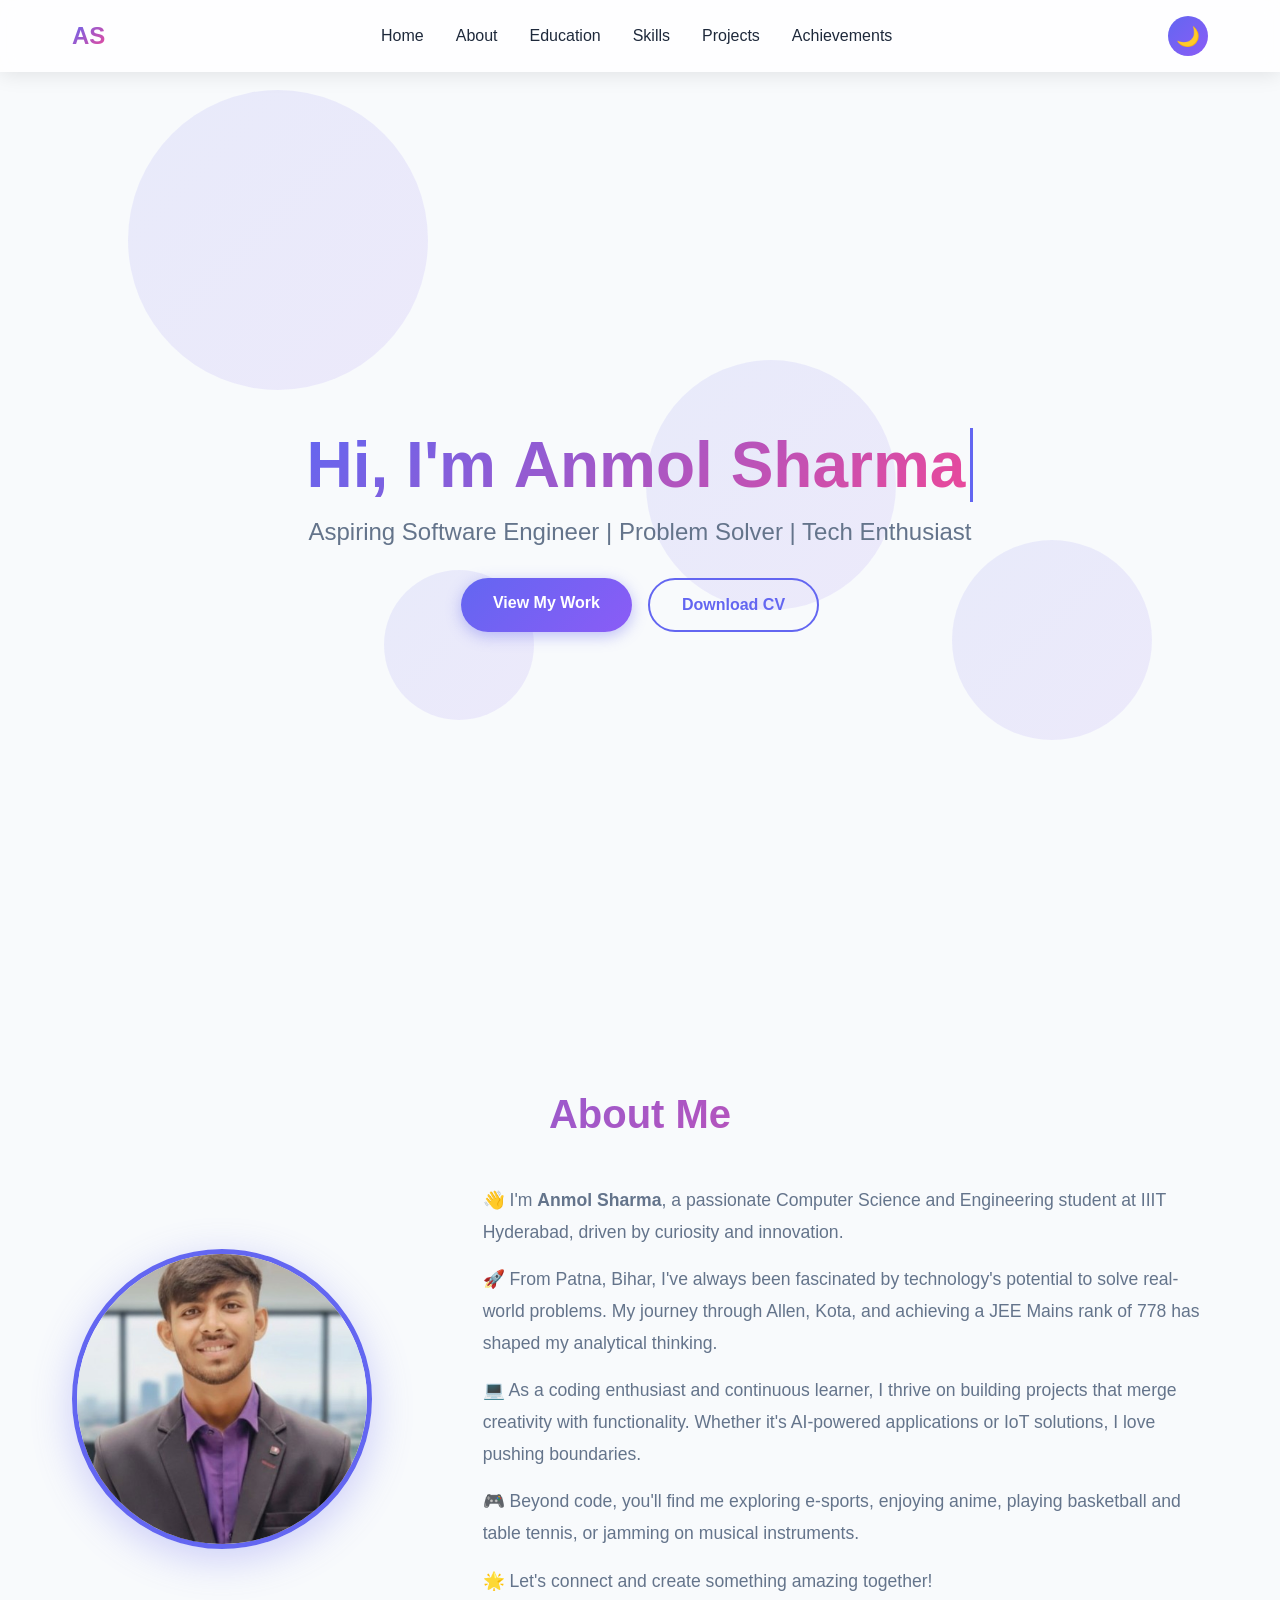
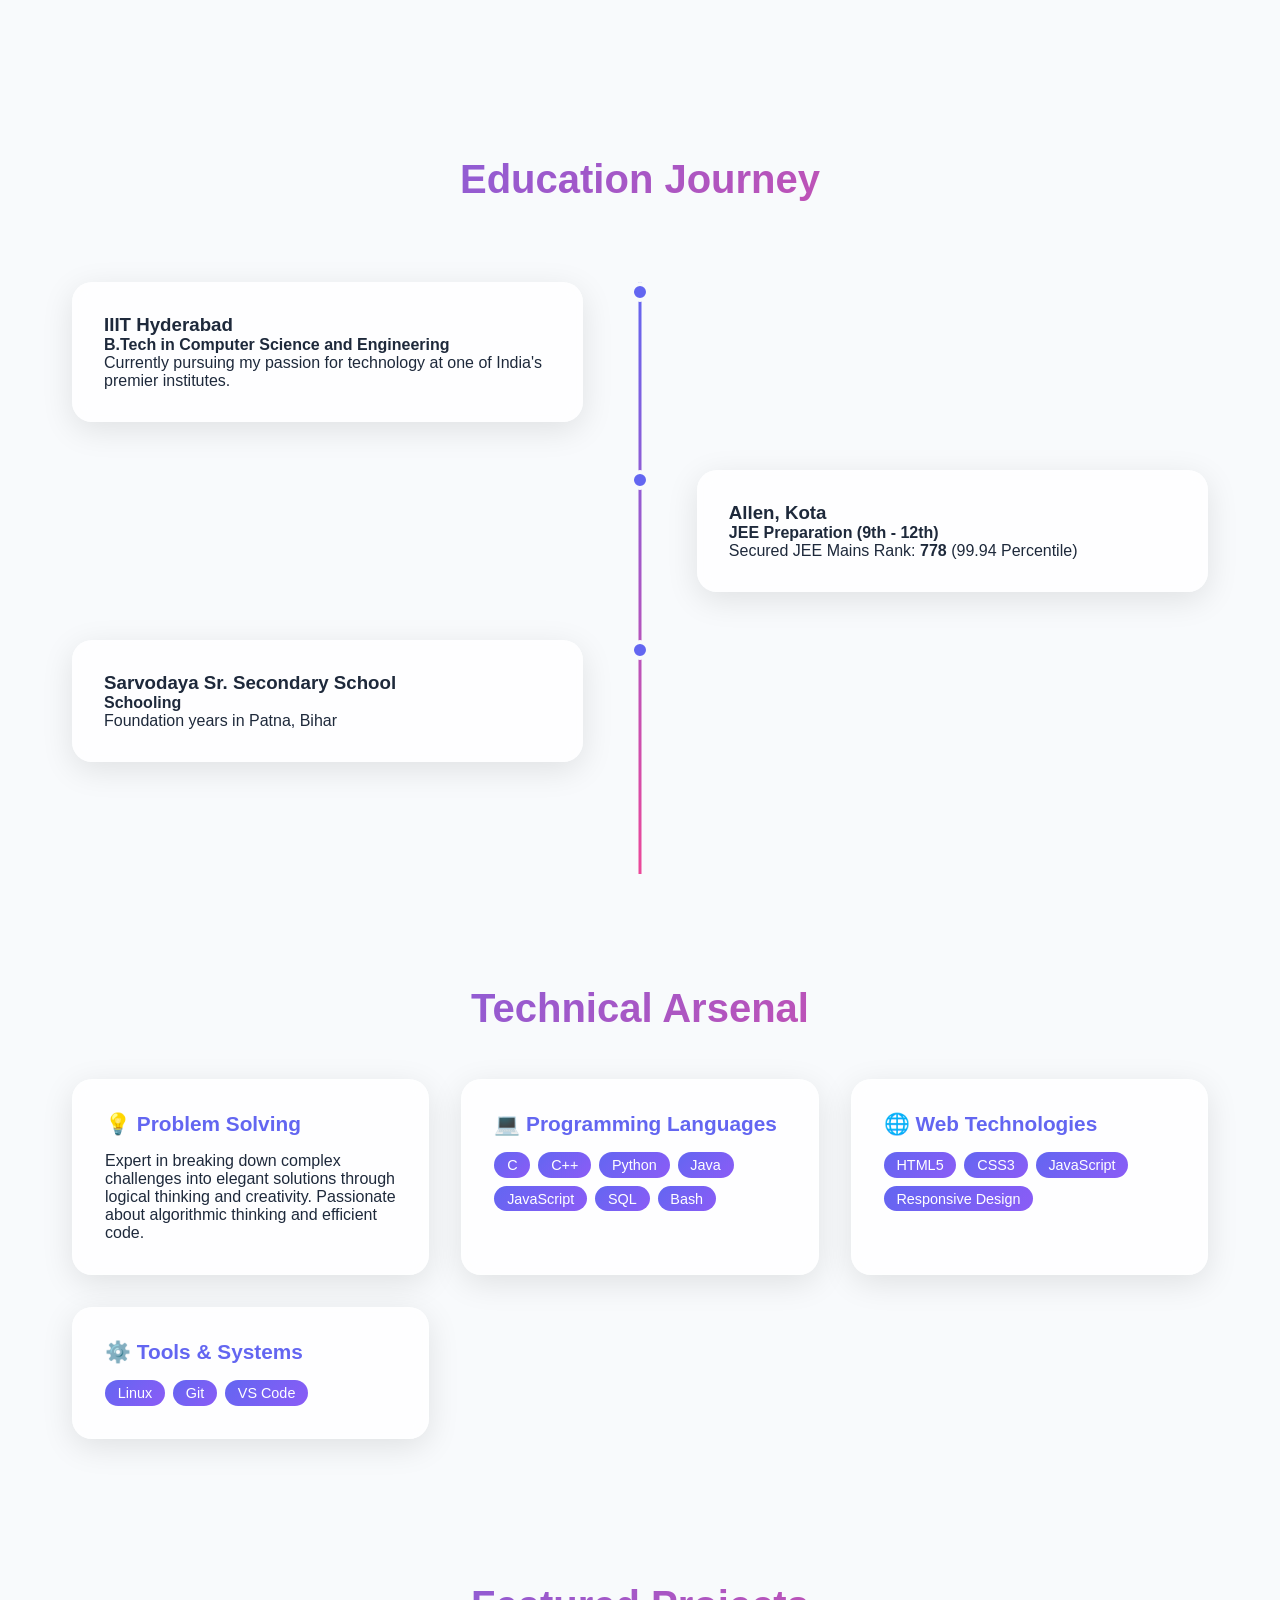
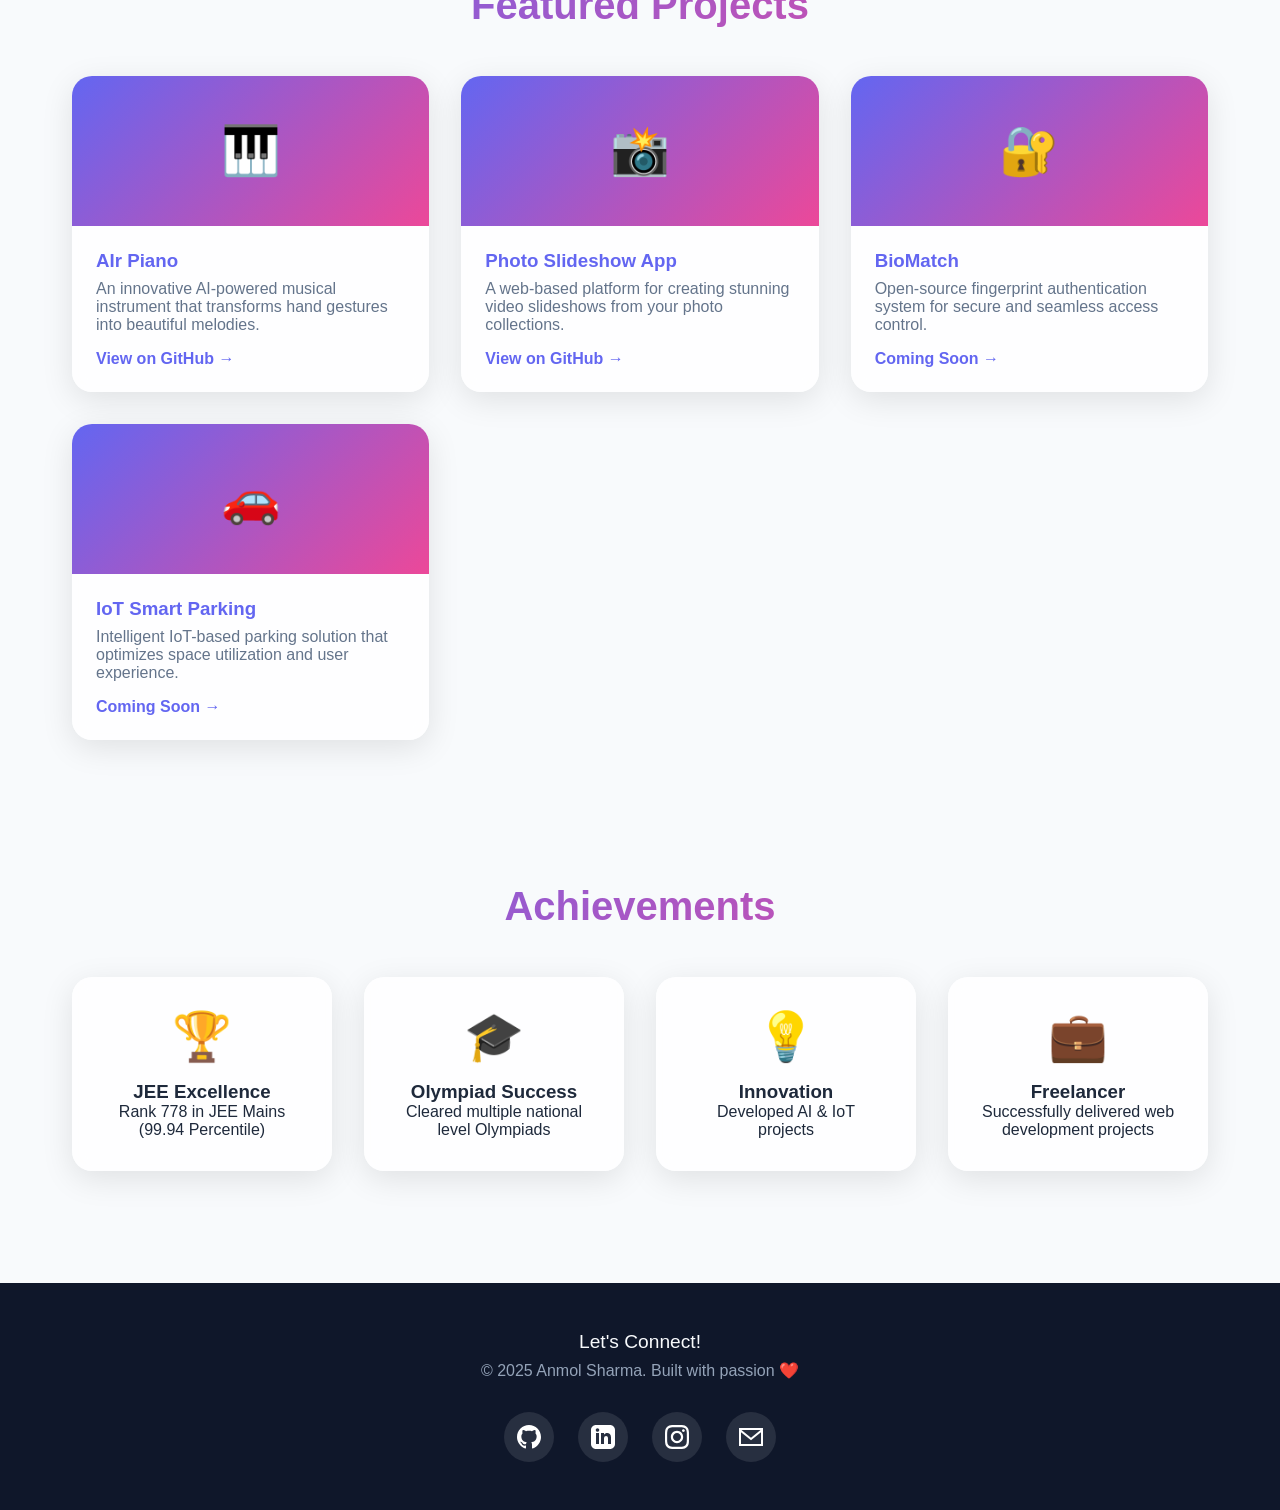
<file: index.html>
<!DOCTYPE html>
<html lang="en">
<head>
    <meta charset="UTF-8">
    <meta name="viewport" content="width=device-width, initial-scale=1.0">
    <title>Anmol Sharma | Software Engineer</title>
    <link rel="stylesheet" href="style.css">
</head>
<body>
    <!-- Animated Background -->
    <div class="bg-animation">
        <div class="circle"></div>
        <div class="circle"></div>
        <div class="circle"></div>
        <div class="circle"></div>
    </div>

    <!-- Navigation -->
    <nav>
        <div class="container">
            <div class="logo">AS</div>
            <ul class="nav-links" id="navLinks">
                <li><a href="#home">Home</a></li>
                <li><a href="#about">About</a></li>
                <li><a href="#education">Education</a></li>
                <li><a href="#skills">Skills</a></li>
                <li><a href="#projects">Projects</a></li>
                <li><a href="#achievements">Achievements</a></li>
            </ul>
            <button class="theme-toggle" onclick="toggleTheme()">🌙</button>
            <div class="hamburger" onclick="toggleMenu()">
                <span></span>
                <span></span>
                <span></span>
            </div>
        </div>
    </nav>

    <!-- Hero Section -->
    <section class="hero" id="home">
        <div class="hero-content">
            <h1>Hi, I'm <span class="typewriter"></span></h1>
            <p class="subtitle">Aspiring Software Engineer | Problem Solver | Tech Enthusiast</p>
            <div class="cta-buttons">
                <a href="#projects" class="btn btn-primary">View My Work</a>
                <a href="AnmolResume.pdf" download class="btn btn-secondary">Download CV</a>
            </div>
        </div>
    </section>

    <!-- About Section -->
    <section id="about">
        <h2>About Me</h2>
        <div class="about-container">
            <img src="anmol.jpg" alt="Anmol Sharma" class="profile-img" onerror="this.src='https://via.placeholder.com/300x300/6366f1/ffffff?text=AS'">
            <div class="about-text">
                <p>👋 I'm <strong>Anmol Sharma</strong>, a passionate Computer Science and Engineering student at IIIT Hyderabad, driven by curiosity and innovation.</p>
                <p>🚀 From Patna, Bihar, I've always been fascinated by technology's potential to solve real-world problems. My journey through Allen, Kota, and achieving a JEE Mains rank of 778 has shaped my analytical thinking.</p>
                <p>💻 As a coding enthusiast and continuous learner, I thrive on building projects that merge creativity with functionality. Whether it's AI-powered applications or IoT solutions, I love pushing boundaries.</p>
                <p>🎮 Beyond code, you'll find me exploring e-sports, enjoying anime, playing basketball and table tennis, or jamming on musical instruments.</p>
                <p>🌟 Let's connect and create something amazing together!</p>
            </div>
        </div>
    </section>

    <!-- Education Section -->
    <section id="education">
        <h2>Education Journey</h2>
        <div class="timeline">
            <div class="timeline-item">
                <div class="timeline-content">
                    <h3>IIIT Hyderabad</h3>
                    <p><strong>B.Tech in Computer Science and Engineering</strong></p>
                    <p>Currently pursuing my passion for technology at one of India's premier institutes.</p>
                </div>
                <div class="timeline-dot"></div>
            </div>
            <div class="timeline-item">
                <div class="timeline-content">
                    <h3>Allen, Kota</h3>
                    <p><strong>JEE Preparation (9th - 12th)</strong></p>
                    <p>Secured JEE Mains Rank: <strong>778</strong> (99.94 Percentile)</p>
                </div>
                <div class="timeline-dot"></div>
            </div>
            <div class="timeline-item">
                <div class="timeline-content">
                    <h3>Sarvodaya Sr. Secondary School</h3>
                    <p><strong>Schooling</strong></p>
                    <p>Foundation years in Patna, Bihar</p>
                </div>
                <div class="timeline-dot"></div>
            </div>
        </div>
    </section>

    <!-- Skills Section -->
    <section id="skills">
        <h2>Technical Arsenal</h2>
        <div class="skills-grid">
            <div class="skill-card">
                <h3>💡 Problem Solving</h3>
                <p>Expert in breaking down complex challenges into elegant solutions through logical thinking and creativity. Passionate about algorithmic thinking and efficient code.</p>
            </div>
            <div class="skill-card">
                <h3>💻 Programming Languages</h3>
                <div class="skill-tags">
                    <span class="tag">C</span>
                    <span class="tag">C++</span>
                    <span class="tag">Python</span>
                    <span class="tag">Java</span>
                    <span class="tag">JavaScript</span>
                    <span class="tag">SQL</span>
                    <span class="tag">Bash</span>
                </div>
            </div>
            <div class="skill-card">
                <h3>🌐 Web Technologies</h3>
                <div class="skill-tags">
                    <span class="tag">HTML5</span>
                    <span class="tag">CSS3</span>
                    <span class="tag">JavaScript</span>
                    <span class="tag">Responsive Design</span>
                </div>
            </div>
            <div class="skill-card">
                <h3>⚙️ Tools & Systems</h3>
                <div class="skill-tags">
                    <span class="tag">Linux</span>
                    <span class="tag">Git</span>
                    <span class="tag">VS Code</span>
                </div>
            </div>
        </div>
    </section>

    <!-- Projects Section -->
    <section id="projects">
        <h2>Featured Projects</h2>
        <div class="projects-grid">
            <div class="project-card" onclick="window.open('https://github.com/cyclomati/AIr-Piano-Interactive-AI-Powered-Musical-Instrument.git', '_blank')">
                <div class="project-header">🎹</div>
                <div class="project-content">
                    <h3>AIr Piano</h3>
                    <p>An innovative AI-powered musical instrument that transforms hand gestures into beautiful melodies.</p>
                    <a href="https://github.com/cyclomati/AIr-Piano-Interactive-AI-Powered-Musical-Instrument.git" class="project-link" target="_blank">View on GitHub →</a>
                </div>
            </div>
            <div class="project-card" onclick="window.open('https://github.com/cyclomati/Photo-slideshow-App-Web-Based-Video-Creation-Platform-.git', '_blank')">
                <div class="project-header">📸</div>
                <div class="project-content">
                    <h3>Photo Slideshow App</h3>
                    <p>A web-based platform for creating stunning video slideshows from your photo collections.</p>
                    <a href="https://github.com/cyclomati/Photo-slideshow-App-Web-Based-Video-Creation-Platform-.git" class="project-link" target="_blank">View on GitHub →</a>
                </div>
            </div>
            <div class="project-card">
                <div class="project-header">🔐</div>
                <div class="project-content">
                    <h3>BioMatch</h3>
                    <p>Open-source fingerprint authentication system for secure and seamless access control.</p>
                    <span class="project-link">Coming Soon →</span>
                </div>
            </div>
            <div class="project-card">
                <div class="project-header">🚗</div>
                <div class="project-content">
                    <h3>IoT Smart Parking</h3>
                    <p>Intelligent IoT-based parking solution that optimizes space utilization and user experience.</p>
                    <span class="project-link">Coming Soon →</span>
                </div>
            </div>
        </div>
    </section>

    <!-- Achievements Section -->
    <section id="achievements">
        <h2>Achievements</h2>
        <div class="achievements-list">
            <div class="achievement-item">
                <div class="achievement-icon">🏆</div>
                <h3>JEE Excellence</h3>
                <p>Rank 778 in JEE Mains (99.94 Percentile)</p>
            </div>
            <div class="achievement-item">
                <div class="achievement-icon">🎓</div>
                <h3>Olympiad Success</h3>
                <p>Cleared multiple national level Olympiads</p>
            </div>
            <div class="achievement-item">
                <div class="achievement-icon">💡</div>
                <h3>Innovation</h3>
                <p>Developed AI & IoT projects</p>
            </div>
            <div class="achievement-item">
                <div class="achievement-icon">💼</div>
                <h3>Freelancer</h3>
                <p>Successfully delivered web development projects</p>
            </div>
        </div>
    </section>

    <!-- Footer -->
    <footer>
        <p style="font-size: 1.2rem; margin-bottom: 0.5rem;">Let's Connect!</p>
        <p style="color: #94a3b8;">© 2025 Anmol Sharma. Built with passion ❤️</p>
        <div class="social-links">
            <a href="https://github.com/cyclomati" target="_blank" title="GitHub">
                <svg width="24" height="24" fill="currentColor" viewBox="0 0 24 24"><path d="M12 0c-6.626 0-12 5.373-12 12 0 5.302 3.438 9.8 8.207 11.387.599.111.793-.261.793-.577v-2.234c-3.338.726-4.033-1.416-4.033-1.416-.546-1.387-1.333-1.756-1.333-1.756-1.089-.745.083-.729.083-.729 1.205.084 1.839 1.237 1.839 1.237 1.07 1.834 2.807 1.304 3.492.997.107-.775.418-1.305.762-1.604-2.665-.305-5.467-1.334-5.467-5.931 0-1.311.469-2.381 1.236-3.221-.124-.303-.535-1.524.117-3.176 0 0 1.008-.322 3.301 1.23.957-.266 1.983-.399 3.003-.404 1.02.005 2.047.138 3.006.404 2.291-1.552 3.297-1.23 3.297-1.23.653 1.653.242 2.874.118 3.176.77.84 1.235 1.911 1.235 3.221 0 4.609-2.807 5.624-5.479 5.921.43.372.823 1.102.823 2.222v3.293c0 .319.192.694.801.576 4.765-1.589 8.199-6.086 8.199-11.386 0-6.627-5.373-12-12-12z"/></svg>
            </a>
            <a href="https://www.linkedin.com/in/anmol-sharma-aab67a315/" target="_blank" title="LinkedIn">
                <svg width="24" height="24" fill="currentColor" viewBox="0 0 24 24"><path d="M19 0h-14c-2.761 0-5 2.239-5 5v14c0 2.761 2.239 5 5 5h14c2.762 0 5-2.239 5-5v-14c0-2.761-2.238-5-5-5zm-11 19h-3v-11h3v11zm-1.5-12.268c-.966 0-1.75-.79-1.75-1.764s.784-1.764 1.75-1.764 1.75.79 1.75 1.764-.783 1.764-1.75 1.764zm13.5 12.268h-3v-5.604c0-3.368-4-3.113-4 0v5.604h-3v-11h3v1.765c1.396-2.586 7-2.777 7 2.476v6.759z"/></svg>
            </a>
            <a href="https://www.instagram.com/anmol_sharma_006900" target="_blank" title="Instagram">
                <svg width="24" height="24" fill="currentColor" viewBox="0 0 24 24"><path d="M12 2.163c3.204 0 3.584.012 4.85.07 3.252.148 4.771 1.691 4.919 4.919.058 1.265.069 1.645.069 4.849 0 3.205-.012 3.584-.069 4.849-.149 3.225-1.664 4.771-4.919 4.919-1.266.058-1.644.07-4.85.07-3.204 0-3.584-.012-4.849-.07-3.26-.149-4.771-1.699-4.919-4.92-.058-1.265-.07-1.644-.07-4.849 0-3.204.013-3.583.07-4.849.149-3.227 1.664-4.771 4.919-4.919 1.266-.057 1.645-.069 4.849-.069zm0-2.163c-3.259 0-3.667.014-4.947.072-4.358.2-6.78 2.618-6.98 6.98-.059 1.281-.073 1.689-.073 4.948 0 3.259.014 3.668.072 4.948.2 4.358 2.618 6.78 6.98 6.98 1.281.058 1.689.072 4.948.072 3.259 0 3.668-.014 4.948-.072 4.354-.2 6.782-2.618 6.979-6.98.059-1.28.073-1.689.073-4.948 0-3.259-.014-3.667-.072-4.947-.196-4.354-2.617-6.78-6.979-6.98-1.281-.059-1.69-.073-4.949-.073zm0 5.838c-3.403 0-6.162 2.759-6.162 6.162s2.759 6.163 6.162 6.163 6.162-2.759 6.162-6.163c0-3.403-2.759-6.162-6.162-6.162zm0 10.162c-2.209 0-4-1.79-4-4 0-2.209 1.791-4 4-4s4 1.791 4 4c0 2.21-1.791 4-4 4zm6.406-11.845c-.796 0-1.441.645-1.441 1.44s.645 1.44 1.441 1.44c.795 0 1.439-.645 1.439-1.44s-.644-1.44-1.439-1.44z"/></svg>
            </a>
            <a href="mailto:anmolsharma006900@gmail.com" title="Email">
                <svg width="24" height="24" fill="currentColor" viewBox="0 0 24 24"><path d="M0 3v18h24v-18h-24zm21.518 2l-9.518 7.713-9.518-7.713h19.036zm-19.518 14v-11.817l10 8.104 10-8.104v11.817h-20z"/></svg>
            </a>
        </div>
    </footer>

    <script src="script.js"></script>
</body>
</html>
</file>
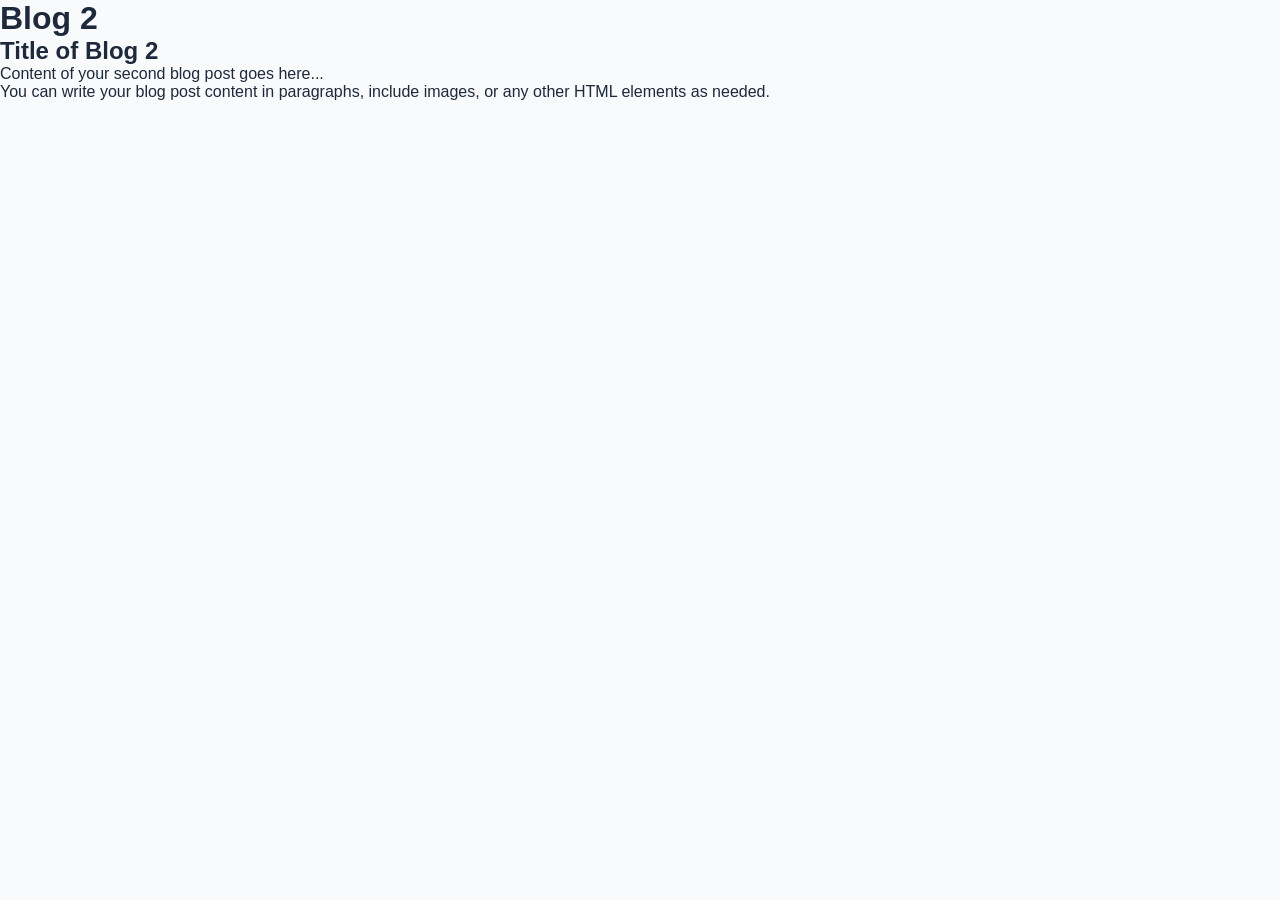
<file: blog2.html>
<!DOCTYPE html>
<html lang="en">
<head>
    <meta charset="UTF-8">
    <meta name="viewport" content="width=device-width, initial-scale=1.0">
    <title>Blog 2</title>
    <link rel="stylesheet" href="style.css"> <!-- Link to your CSS file -->
</head>
<body>

<header>
    <h1>Blog 2</h1>
</header>

<div class="container">
    <div class="blog-post">
        <h2>Title of Blog 2</h2>
        <p>Content of your second blog post goes here...</p>
        <p>You can write your blog post content in paragraphs, include images, or any other HTML elements as needed.</p>
    </div>
</div>

<script src="script.js"></script> <!-- Link to your JavaScript file -->
</body>
</html>
</file>
<file: style.css>
* {
    margin: 0;
    padding: 0;
    box-sizing: border-box;
}

:root {
    --primary: #6366f1;
    --secondary: #8b5cf6;
    --accent: #ec4899;
    --dark: #0f172a;
    --light: #f8fafc;
    --text: #1e293b;
    --text-light: #64748b;
}

body {
    font-family: 'Segoe UI', Tahoma, Geneva, Verdana, sans-serif;
    background: var(--light);
    color: var(--text);
    overflow-x: hidden;
    transition: all 0.3s ease;
}

body.dark-mode {
    --light: #0f172a;
    --dark: #f8fafc;
    --text: #f1f5f9;
    --text-light: #cbd5e1;
    background: #0a0f1e;
}

/* Animated Background */
.bg-animation {
    position: fixed;
    width: 100%;
    height: 100%;
    top: 0;
    left: 0;
    z-index: -1;
    overflow: hidden;
}

.circle {
    position: absolute;
    border-radius: 50%;
    background: linear-gradient(135deg, var(--primary), var(--secondary));
    opacity: 0.1;
    animation: float 20s infinite ease-in-out;
}

.circle:nth-child(1) { 
    width: 300px; 
    height: 300px; 
    top: 10%; 
    left: 10%; 
    animation-delay: 0s; 
}

.circle:nth-child(2) { 
    width: 200px; 
    height: 200px; 
    top: 60%; 
    right: 10%; 
    animation-delay: 2s; 
}

.circle:nth-child(3) { 
    width: 150px; 
    height: 150px; 
    bottom: 20%; 
    left: 30%; 
    animation-delay: 4s; 
}

.circle:nth-child(4) { 
    width: 250px; 
    height: 250px; 
    top: 40%; 
    right: 30%; 
    animation-delay: 6s; 
}

@keyframes float {
    0%, 100% { transform: translate(0, 0) scale(1); }
    25% { transform: translate(30px, -30px) scale(1.1); }
    50% { transform: translate(-20px, 20px) scale(0.9); }
    75% { transform: translate(20px, 30px) scale(1.05); }
}

/* Navigation */
nav {
    position: fixed;
    top: 0;
    width: 100%;
    background: rgba(255, 255, 255, 0.8);
    backdrop-filter: blur(10px);
    padding: 1rem 0;
    z-index: 1000;
    box-shadow: 0 2px 20px rgba(0,0,0,0.1);
}

body.dark-mode nav {
    background: rgba(15, 23, 42, 0.8);
}

nav .container {
    max-width: 1200px;
    margin: 0 auto;
    padding: 0 2rem;
    display: flex;
    justify-content: space-between;
    align-items: center;
}

.logo {
    font-size: 1.5rem;
    font-weight: bold;
    background: linear-gradient(135deg, var(--primary), var(--accent));
    -webkit-background-clip: text;
    -webkit-text-fill-color: transparent;
    background-clip: text;
}

.nav-links {
    display: flex;
    gap: 2rem;
    list-style: none;
}

.nav-links a {
    text-decoration: none;
    color: var(--text);
    font-weight: 500;
    transition: all 0.3s;
    position: relative;
}

.nav-links a::after {
    content: '';
    position: absolute;
    bottom: -5px;
    left: 0;
    width: 0;
    height: 2px;
    background: linear-gradient(135deg, var(--primary), var(--accent));
    transition: width 0.3s;
}

.nav-links a:hover::after {
    width: 100%;
}

.theme-toggle {
    background: linear-gradient(135deg, var(--primary), var(--secondary));
    border: none;
    color: white;
    width: 40px;
    height: 40px;
    border-radius: 50%;
    cursor: pointer;
    font-size: 1.2rem;
    transition: transform 0.3s;
}

.theme-toggle:hover {
    transform: rotate(180deg);
}

.hamburger {
    display: none;
    flex-direction: column;
    gap: 5px;
    cursor: pointer;
}

.hamburger span {
    width: 25px;
    height: 3px;
    background: var(--text);
    border-radius: 3px;
    transition: all 0.3s;
}

/* Hero Section */
.hero {
    min-height: 100vh;
    display: flex;
    align-items: center;
    justify-content: center;
    text-align: center;
    padding: 2rem;
    margin-top: 80px;
}

.hero-content {
    max-width: 800px;
}

.hero h1 {
    font-size: 4rem;
    margin-bottom: 1rem;
    background: linear-gradient(135deg, var(--primary), var(--accent));
    -webkit-background-clip: text;
    -webkit-text-fill-color: transparent;
    background-clip: text;
    animation: fadeInUp 1s ease;
}

.hero .subtitle {
    font-size: 1.5rem;
    color: var(--text-light);
    margin-bottom: 2rem;
    animation: fadeInUp 1s ease 0.2s both;
}

.typewriter {
    display: inline-block;
    border-right: 3px solid var(--primary);
    padding-right: 5px;
    animation: blink 0.7s infinite;
}

@keyframes blink {
    0%, 100% { border-color: transparent; }
    50% { border-color: var(--primary); }
}

@keyframes fadeInUp {
    from {
        opacity: 0;
        transform: translateY(30px);
    }
    to {
        opacity: 1;
        transform: translateY(0);
    }
}

.cta-buttons {
    display: flex;
    gap: 1rem;
    justify-content: center;
    animation: fadeInUp 1s ease 0.4s both;
}

.btn {
    padding: 1rem 2rem;
    border: none;
    border-radius: 50px;
    font-size: 1rem;
    font-weight: 600;
    cursor: pointer;
    transition: all 0.3s;
    text-decoration: none;
    display: inline-block;
}

.btn-primary {
    background: linear-gradient(135deg, var(--primary), var(--secondary));
    color: white;
    box-shadow: 0 4px 15px rgba(99, 102, 241, 0.4);
}

.btn-primary:hover {
    transform: translateY(-3px);
    box-shadow: 0 6px 20px rgba(99, 102, 241, 0.6);
}

.btn-secondary {
    background: transparent;
    border: 2px solid var(--primary);
    color: var(--primary);
}

.btn-secondary:hover {
    background: var(--primary);
    color: white;
}

/* Sections */
section {
    max-width: 1200px;
    margin: 5rem auto;
    padding: 2rem;
    animation: fadeInUp 1s ease;
}

section h2 {
    font-size: 2.5rem;
    margin-bottom: 3rem;
    text-align: center;
    background: linear-gradient(135deg, var(--primary), var(--accent));
    -webkit-background-clip: text;
    -webkit-text-fill-color: transparent;
    background-clip: text;
}

/* About Section */
.about-container {
    display: grid;
    grid-template-columns: 1fr 2fr;
    gap: 3rem;
    align-items: center;
}

.profile-img {
    width: 100%;
    max-width: 300px;
    height: 300px;
    border-radius: 50%;
    object-fit: cover;
    box-shadow: 0 10px 40px rgba(99, 102, 241, 0.3);
    border: 5px solid var(--primary);
    transition: transform 0.3s;
}

.profile-img:hover {
    transform: scale(1.05) rotate(5deg);
}

.about-text p {
    font-size: 1.1rem;
    line-height: 1.8;
    color: var(--text-light);
    margin-bottom: 1rem;
}

/* Skills Grid */
.skills-grid {
    display: grid;
    grid-template-columns: repeat(auto-fit, minmax(300px, 1fr));
    gap: 2rem;
}

.skill-card {
    background: rgba(255, 255, 255, 0.8);
    backdrop-filter: blur(10px);
    padding: 2rem;
    border-radius: 20px;
    box-shadow: 0 8px 32px rgba(0, 0, 0, 0.1);
    transition: all 0.3s;
    border: 1px solid rgba(255, 255, 255, 0.2);
}

body.dark-mode .skill-card {
    background: rgba(30, 41, 59, 0.8);
}

.skill-card:hover {
    transform: translateY(-10px);
    box-shadow: 0 12px 40px rgba(99, 102, 241, 0.3);
}

.skill-card h3 {
    color: var(--primary);
    margin-bottom: 1rem;
    font-size: 1.3rem;
}

.skill-tags {
    display: flex;
    flex-wrap: wrap;
    gap: 0.5rem;
    margin-top: 1rem;
}

.tag {
    background: linear-gradient(135deg, var(--primary), var(--secondary));
    color: white;
    padding: 0.3rem 0.8rem;
    border-radius: 20px;
    font-size: 0.9rem;
}

/* Projects Grid */
.projects-grid {
    display: grid;
    grid-template-columns: repeat(auto-fit, minmax(280px, 1fr));
    gap: 2rem;
}

.project-card {
    background: rgba(255, 255, 255, 0.8);
    backdrop-filter: blur(10px);
    border-radius: 20px;
    overflow: hidden;
    box-shadow: 0 8px 32px rgba(0, 0, 0, 0.1);
    transition: all 0.3s;
    cursor: pointer;
}

body.dark-mode .project-card {
    background: rgba(30, 41, 59, 0.8);
}

.project-card:hover {
    transform: translateY(-10px) scale(1.02);
    box-shadow: 0 12px 40px rgba(99, 102, 241, 0.3);
}

.project-header {
    height: 150px;
    background: linear-gradient(135deg, var(--primary), var(--accent));
    display: flex;
    align-items: center;
    justify-content: center;
    font-size: 3rem;
}

.project-content {
    padding: 1.5rem;
}

.project-content h3 {
    color: var(--primary);
    margin-bottom: 0.5rem;
}

.project-content p {
    color: var(--text-light);
    margin-bottom: 1rem;
}

.project-link {
    color: var(--primary);
    text-decoration: none;
    font-weight: 600;
    transition: color 0.3s;
}

.project-link:hover {
    color: var(--accent);
}

/* Education Timeline */
.timeline {
    position: relative;
    padding: 2rem 0;
}

.timeline::before {
    content: '';
    position: absolute;
    left: 50%;
    transform: translateX(-50%);
    width: 3px;
    height: 100%;
    background: linear-gradient(180deg, var(--primary), var(--accent));
}

.timeline-item {
    display: flex;
    margin-bottom: 3rem;
    position: relative;
}

.timeline-item:nth-child(odd) {
    flex-direction: row;
}

.timeline-item:nth-child(even) {
    flex-direction: row-reverse;
}

.timeline-content {
    width: 45%;
    background: rgba(255, 255, 255, 0.8);
    backdrop-filter: blur(10px);
    padding: 2rem;
    border-radius: 20px;
    box-shadow: 0 8px 32px rgba(0, 0, 0, 0.1);
}

body.dark-mode .timeline-content {
    background: rgba(30, 41, 59, 0.8);
}

.timeline-dot {
    position: absolute;
    left: 50%;
    transform: translateX(-50%);
    width: 20px;
    height: 20px;
    background: var(--primary);
    border-radius: 50%;
    border: 4px solid var(--light);
}

body.dark-mode .timeline-dot {
    border-color: #0a0f1e;
}

/* Achievements */
.achievements-list {
    display: grid;
    grid-template-columns: repeat(auto-fit, minmax(250px, 1fr));
    gap: 2rem;
}

.achievement-item {
    background: rgba(255, 255, 255, 0.8);
    backdrop-filter: blur(10px);
    padding: 2rem;
    border-radius: 20px;
    box-shadow: 0 8px 32px rgba(0, 0, 0, 0.1);
    text-align: center;
    transition: all 0.3s;
}

body.dark-mode .achievement-item {
    background: rgba(30, 41, 59, 0.8);
}

.achievement-item:hover {
    transform: translateY(-5px);
}

.achievement-icon {
    font-size: 3rem;
    margin-bottom: 1rem;
}

/* Footer */
footer {
    background: var(--dark);
    color: var(--light);
    padding: 3rem 2rem;
    text-align: center;
}

body.dark-mode footer {
    background: #1e293b;
}

.social-links {
    display: flex;
    justify-content: center;
    gap: 1.5rem;
    margin-top: 2rem;
}

.social-links a {
    width: 50px;
    height: 50px;
    background: rgba(255, 255, 255, 0.1);
    border-radius: 50%;
    display: flex;
    align-items: center;
    justify-content: center;
    color: white;
    font-size: 1.5rem;
    transition: all 0.3s;
}

.social-links a:hover {
    background: linear-gradient(135deg, var(--primary), var(--accent));
    transform: translateY(-5px);
}

/* Responsive */
@media (max-width: 768px) {
    .hamburger {
        display: flex;
    }

    .nav-links {
        position: fixed;
        top: 80px;
        left: -100%;
        flex-direction: column;
        background: rgba(255, 255, 255, 0.95);
        backdrop-filter: blur(10px);
        width: 100%;
        padding: 2rem;
        transition: left 0.3s;
        box-shadow: 0 8px 32px rgba(0, 0, 0, 0.1);
    }

    body.dark-mode .nav-links {
        background: rgba(15, 23, 42, 0.95);
    }

    .nav-links.active {
        left: 0;
    }

    .hero h1 {
        font-size: 2.5rem;
    }

    .about-container {
        grid-template-columns: 1fr;
        text-align: center;
    }

    .profile-img {
        margin: 0 auto;
    }

    .timeline::before {
        left: 20px;
    }

    .timeline-item {
        flex-direction: column !important;
    }

    .timeline-content {
        width: calc(100% - 60px);
        margin-left: 40px;
    }

    .timeline-dot {
        left: 20px;
    }

    .cta-buttons {
        flex-direction: column;
    }
}
</file>
